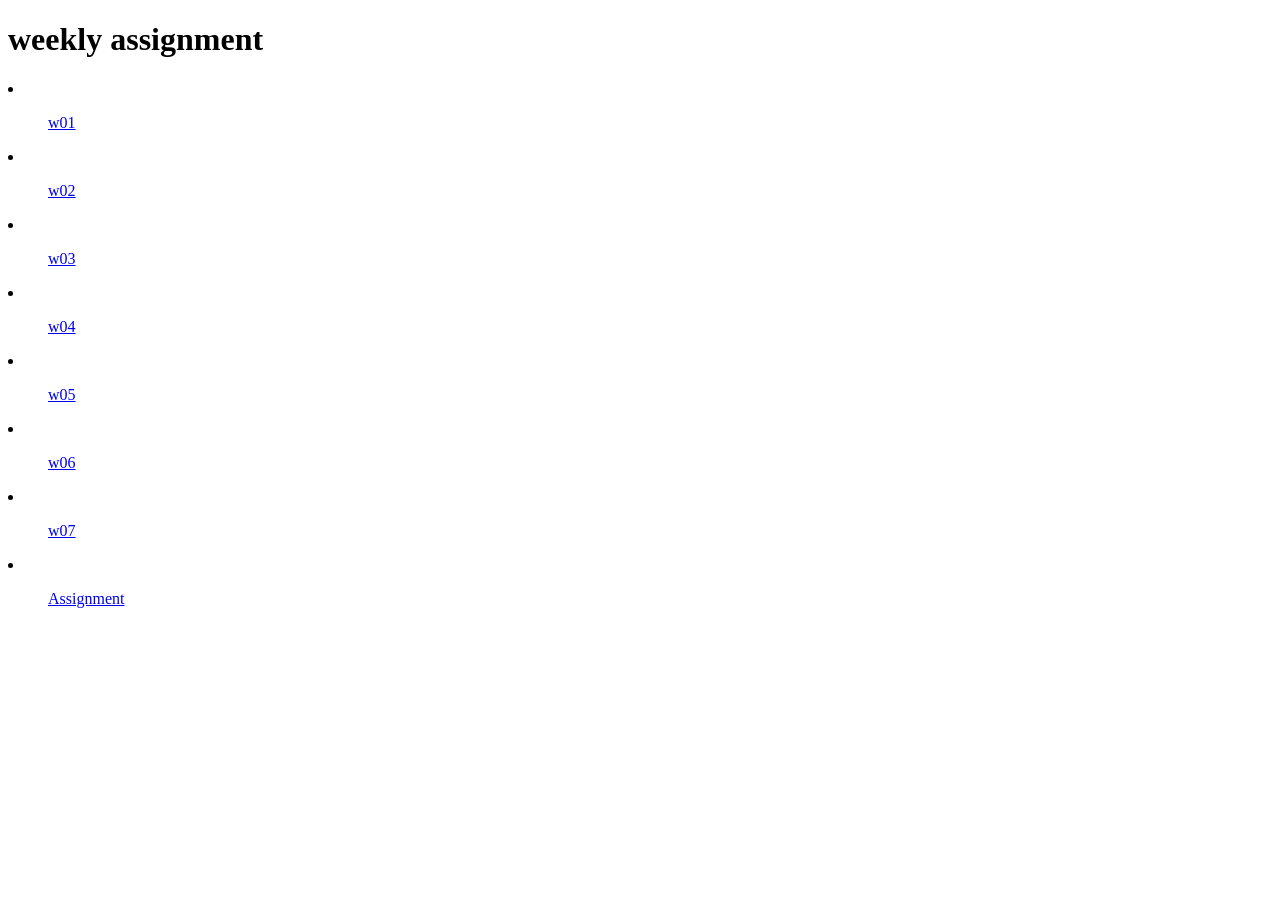
<file: index.htm>
<!DOCTYPE html>
<html lang="en">

<head>
    <meta charset="UTF-8">
    <meta name="viewport" content="width=device-width, initial-scale=1.0">
    <meta http-equiv="X-UA-Compatible" content="ie=edge">
    <title>weekly assignment</title>
</head>

<body>
    <h1>weekly assignment</h1>
    <li>
        <ul>
            <a href="w01/w01.html">w01</a>
        </ul>
    </li>
    <li>
        <ul>
            <a href="w02/w02.html">w02</a>
        </ul>
    </li>
    <li>
        <ul>
            <a href="w03/w03.html">w03</a>
        </ul>
    </li>
    <li>
        <ul>
            <a href="w04/w04.html">w04</a>
        </ul>
    </li>
    <li>
        <ul>
            <a href="w05/w05.html">w05</a>
        </ul>
    </li>
    <li>
        <ul>
            <a href="w06\tictactoe.html">w06</a>
        </ul>
    </li>
    <li>
        <ul>
            <a href="w07\w06-pet\index.html">w07</a>
        </ul>
    </li>
    <li>
        <ul>
            <a href="Assign1\p4\p4.htm">Assignment</a>
        </ul>
    </li>
</body>

</html>
</file>
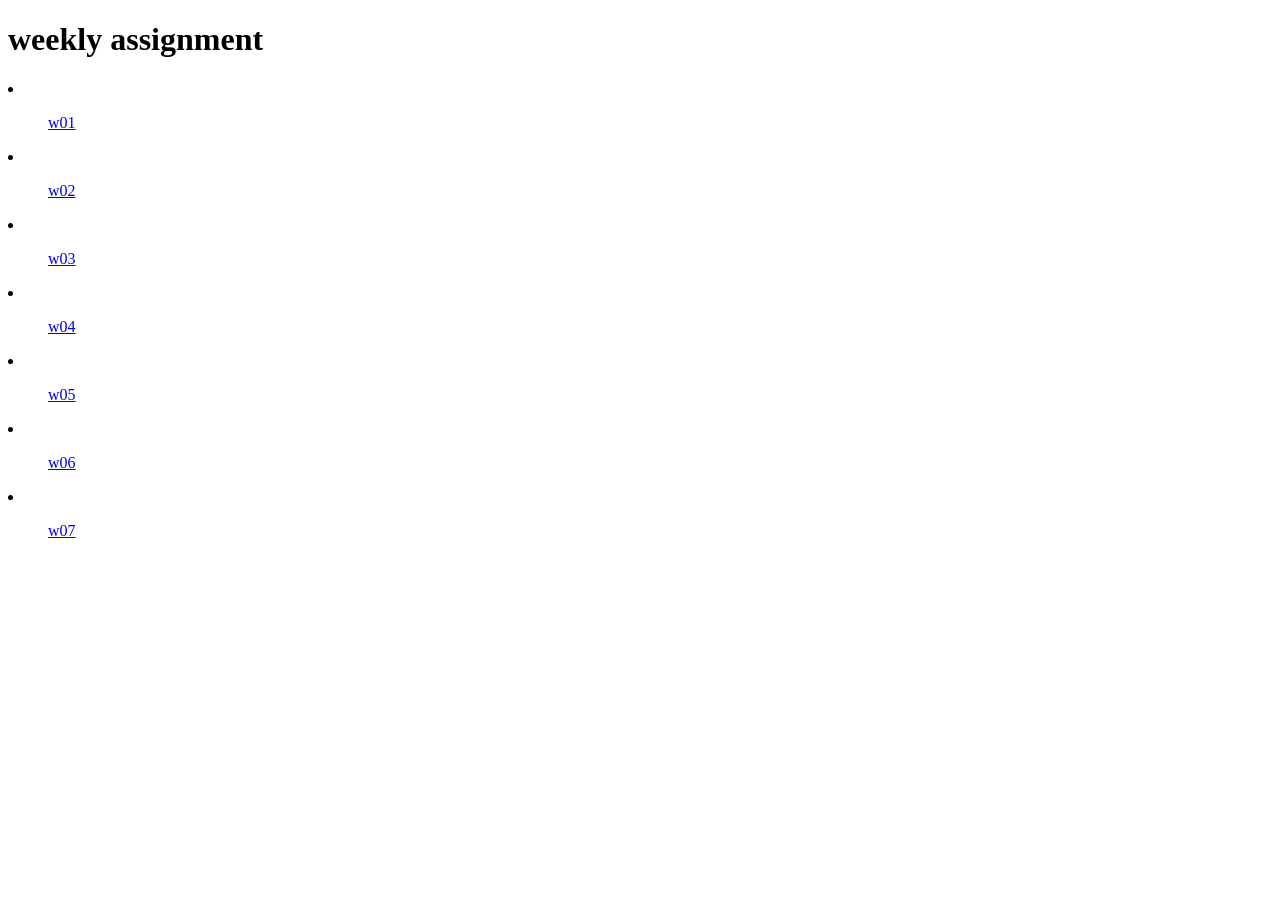
<file: index.html>
<!DOCTYPE html>
<html lang="en">

<head>
    <meta charset="UTF-8">
    <meta name="viewport" content="width=device-width, initial-scale=1.0">
    <meta http-equiv="X-UA-Compatible" content="ie=edge">
    <title>weekly assignment</title>
</head>

<body>
    <h1>weekly assignment</h1>
    <li>
        <ul>
            <a href="w01/w01.htm">w01</a>
        </ul>
    </li>
    <li>
        <ul>
            <a href="w02/w02.htm">w02</a>
        </ul>
    </li>
    <li>
        <ul>
            <a href="w03/w03.htm">w03</a>
        </ul>
    </li>
    <li>
        <ul>
            <a href="w04/w04.htm">w04</a>
        </ul>
    </li>
    <li>
        <ul>
            <a href="w05/w05.htm">w05</a>
        </ul>
    </li>
    <li>
        <ul>
            <a href="w06\tictactoe.htm">w06</a>
        </ul>
    </li>
    <li>
        <ul>
            <a href="w07\w06-pet\index.htm">w07</a>
        </ul>
    </li>
</body>

</html>
</file>
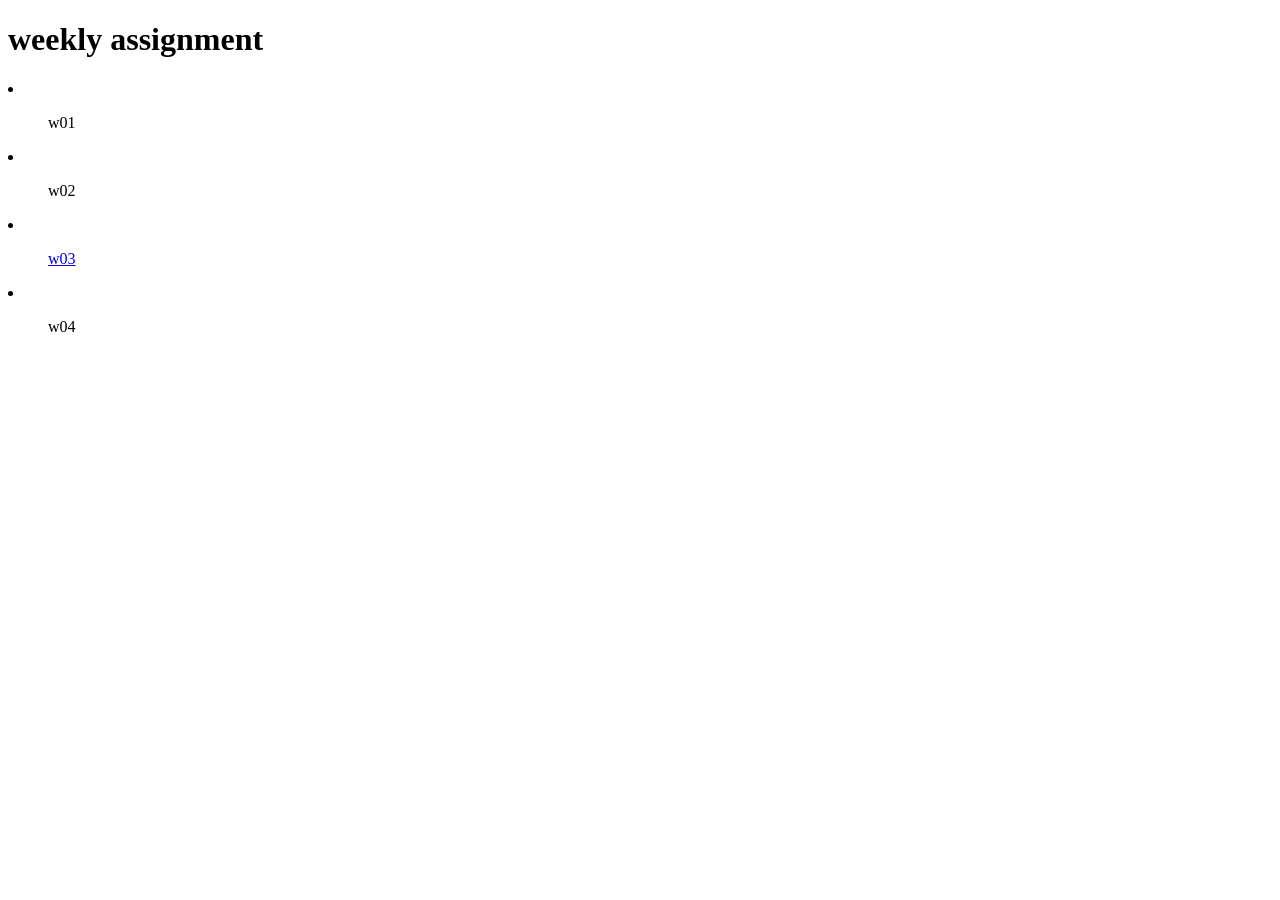
<file: web/index.htm>
<!DOCTYPE html>
<html lang="en">
<head>
    <meta charset="UTF-8">
    <meta name="viewport" content="width=device-width, initial-scale=1.0">
    <meta http-equiv="X-UA-Compatible" content="ie=edge">
    <title>weekly assignment</title>
</head>
<body>
    <h1>weekly assignment</h1>
    <li>
        <ul>
            <a>w01</a>
        </ul>
    </li>
    <li>
        <ul>
            <a>w02</a>
        </ul>
    </li>
    <li>  
        <ul>
            <a href="w03/index.html">w03</a>
        </ul>
    </li>  
    <li>
        <ul>
            <a>w04</a>
        </ul>
    </li>
    </li>
</body>
</html>
</file>
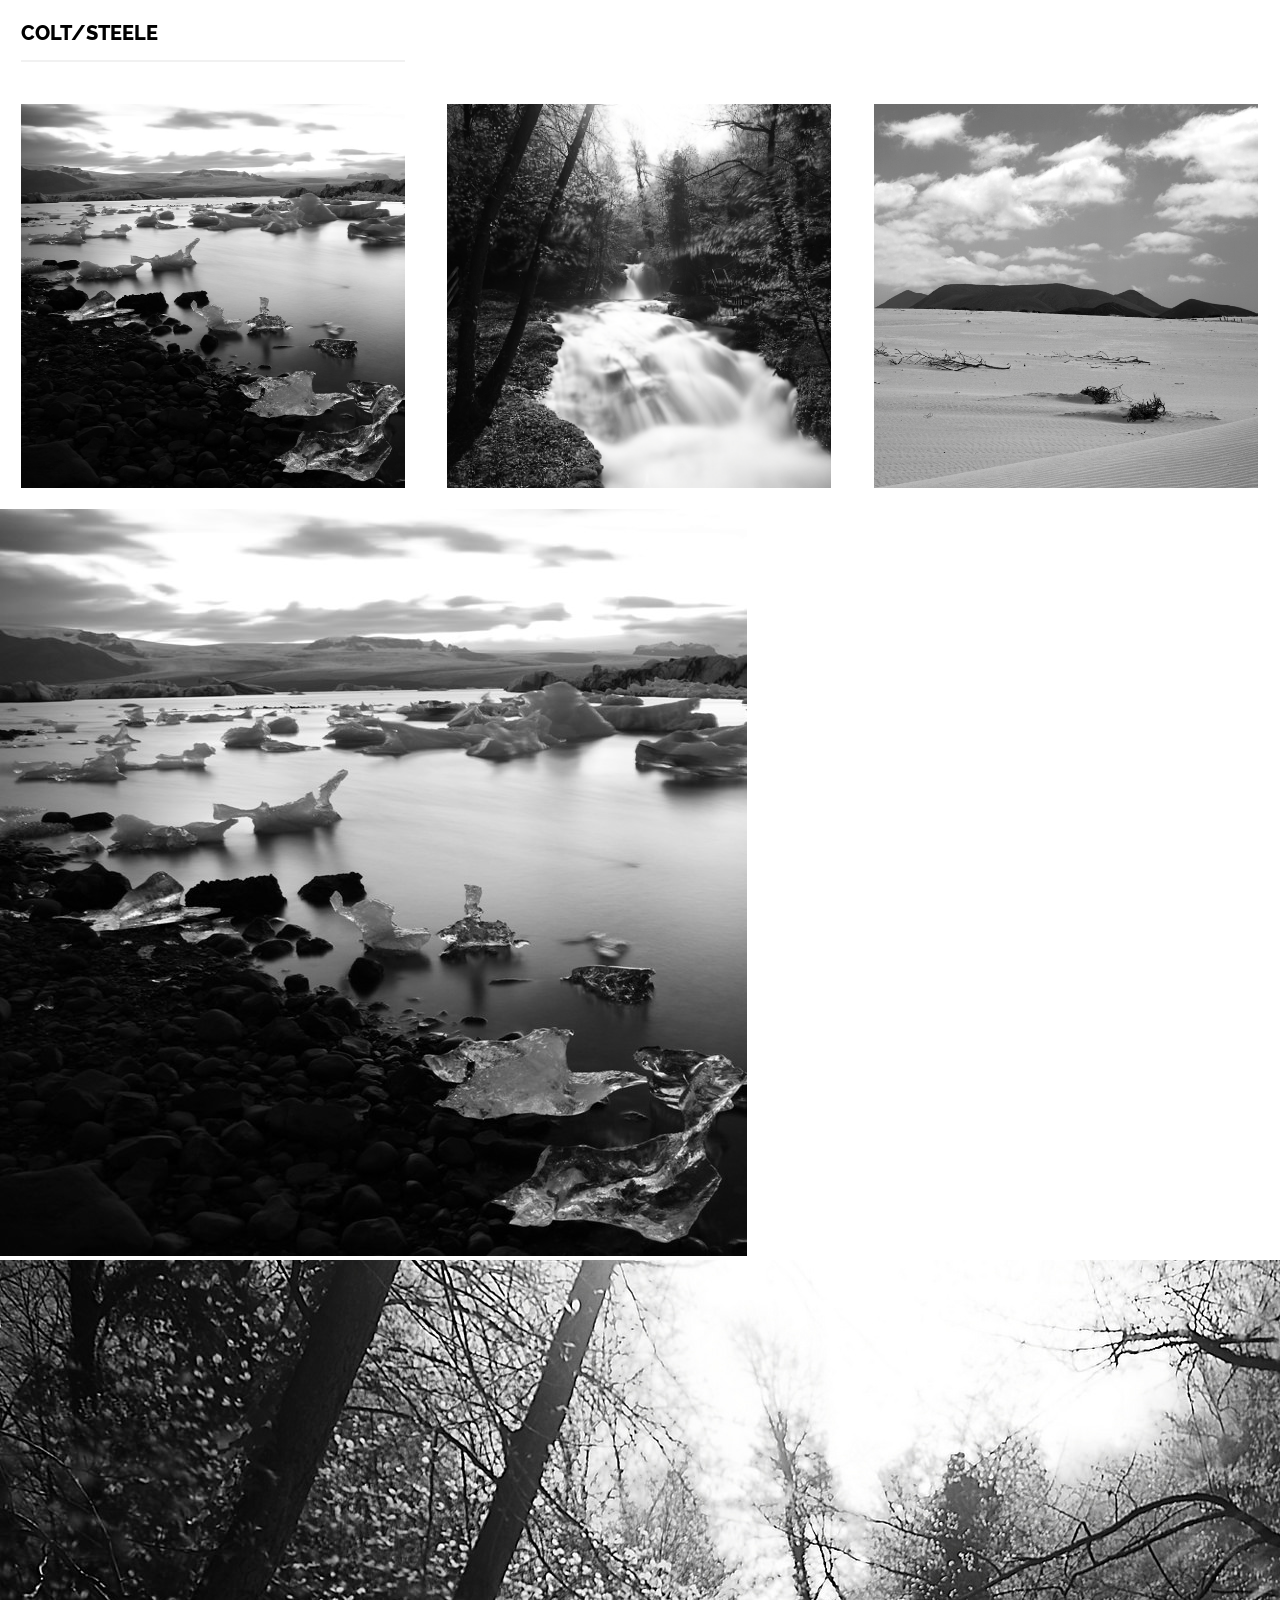
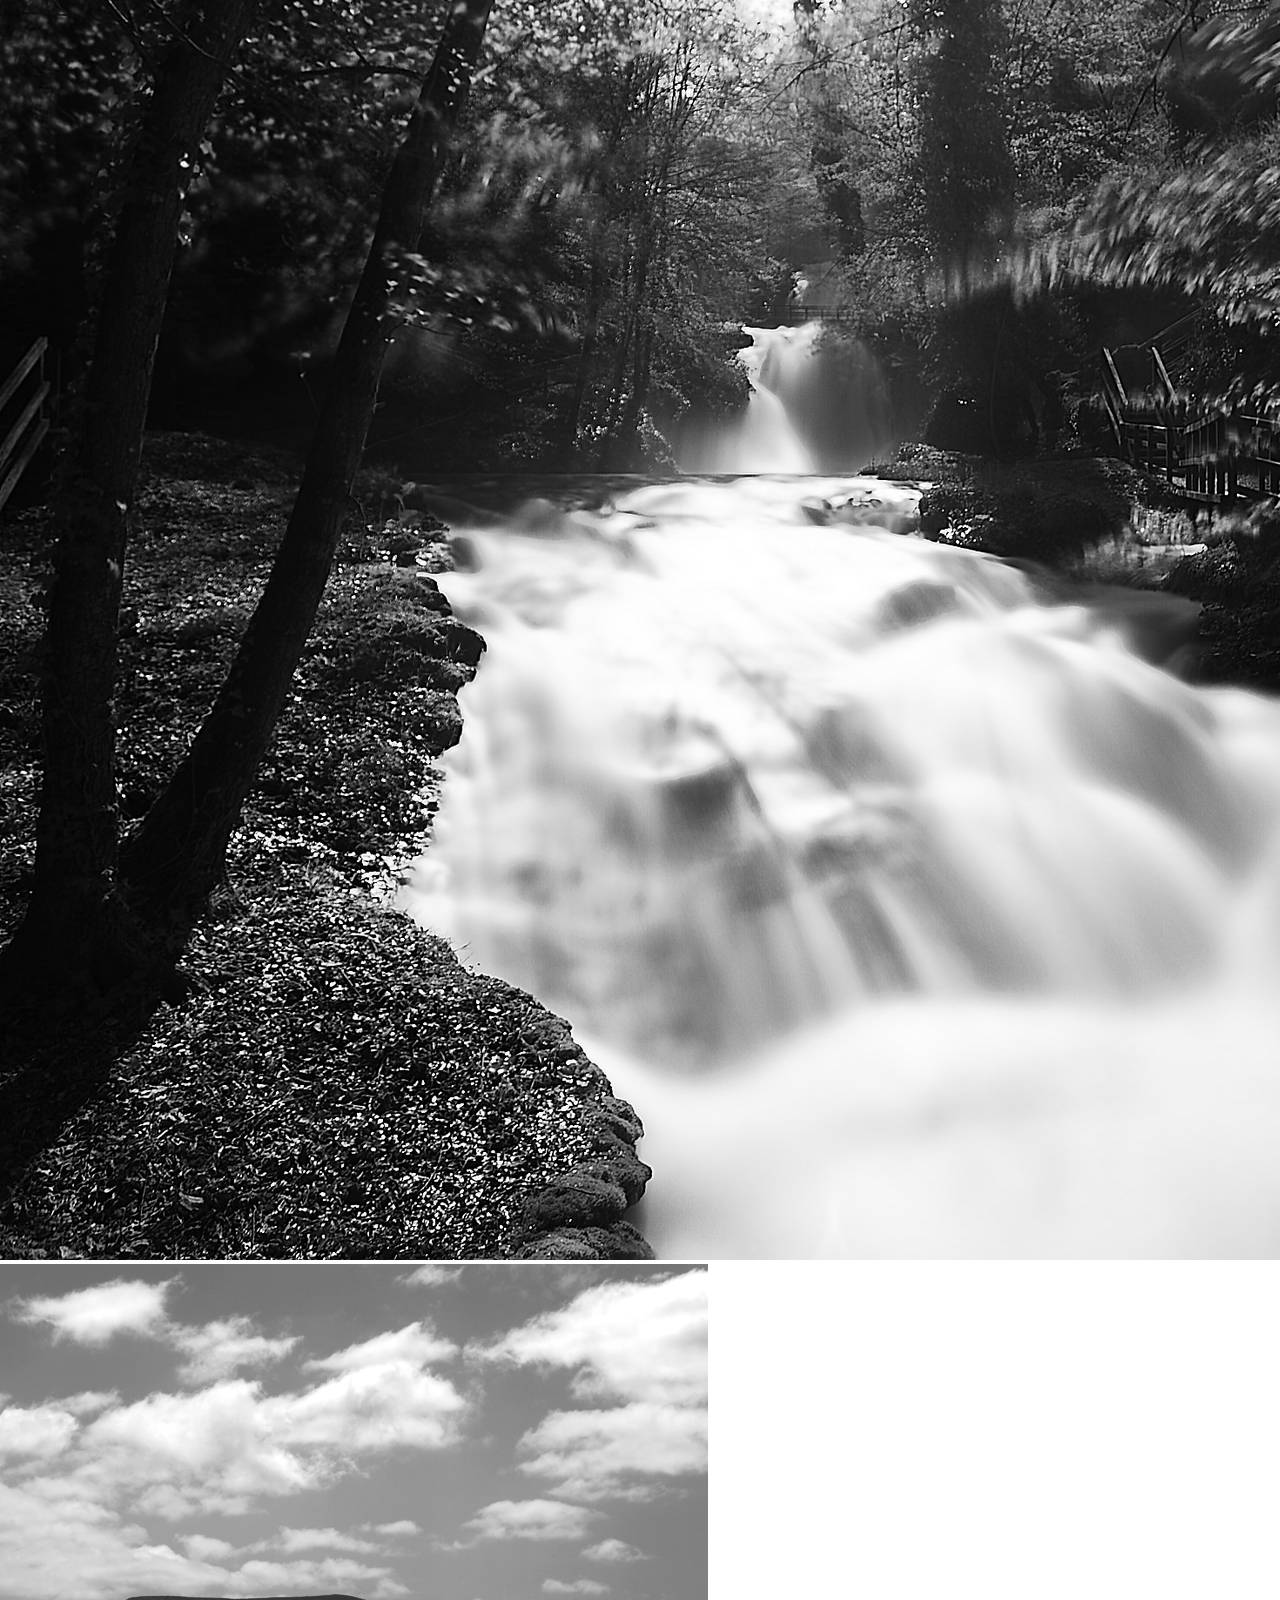
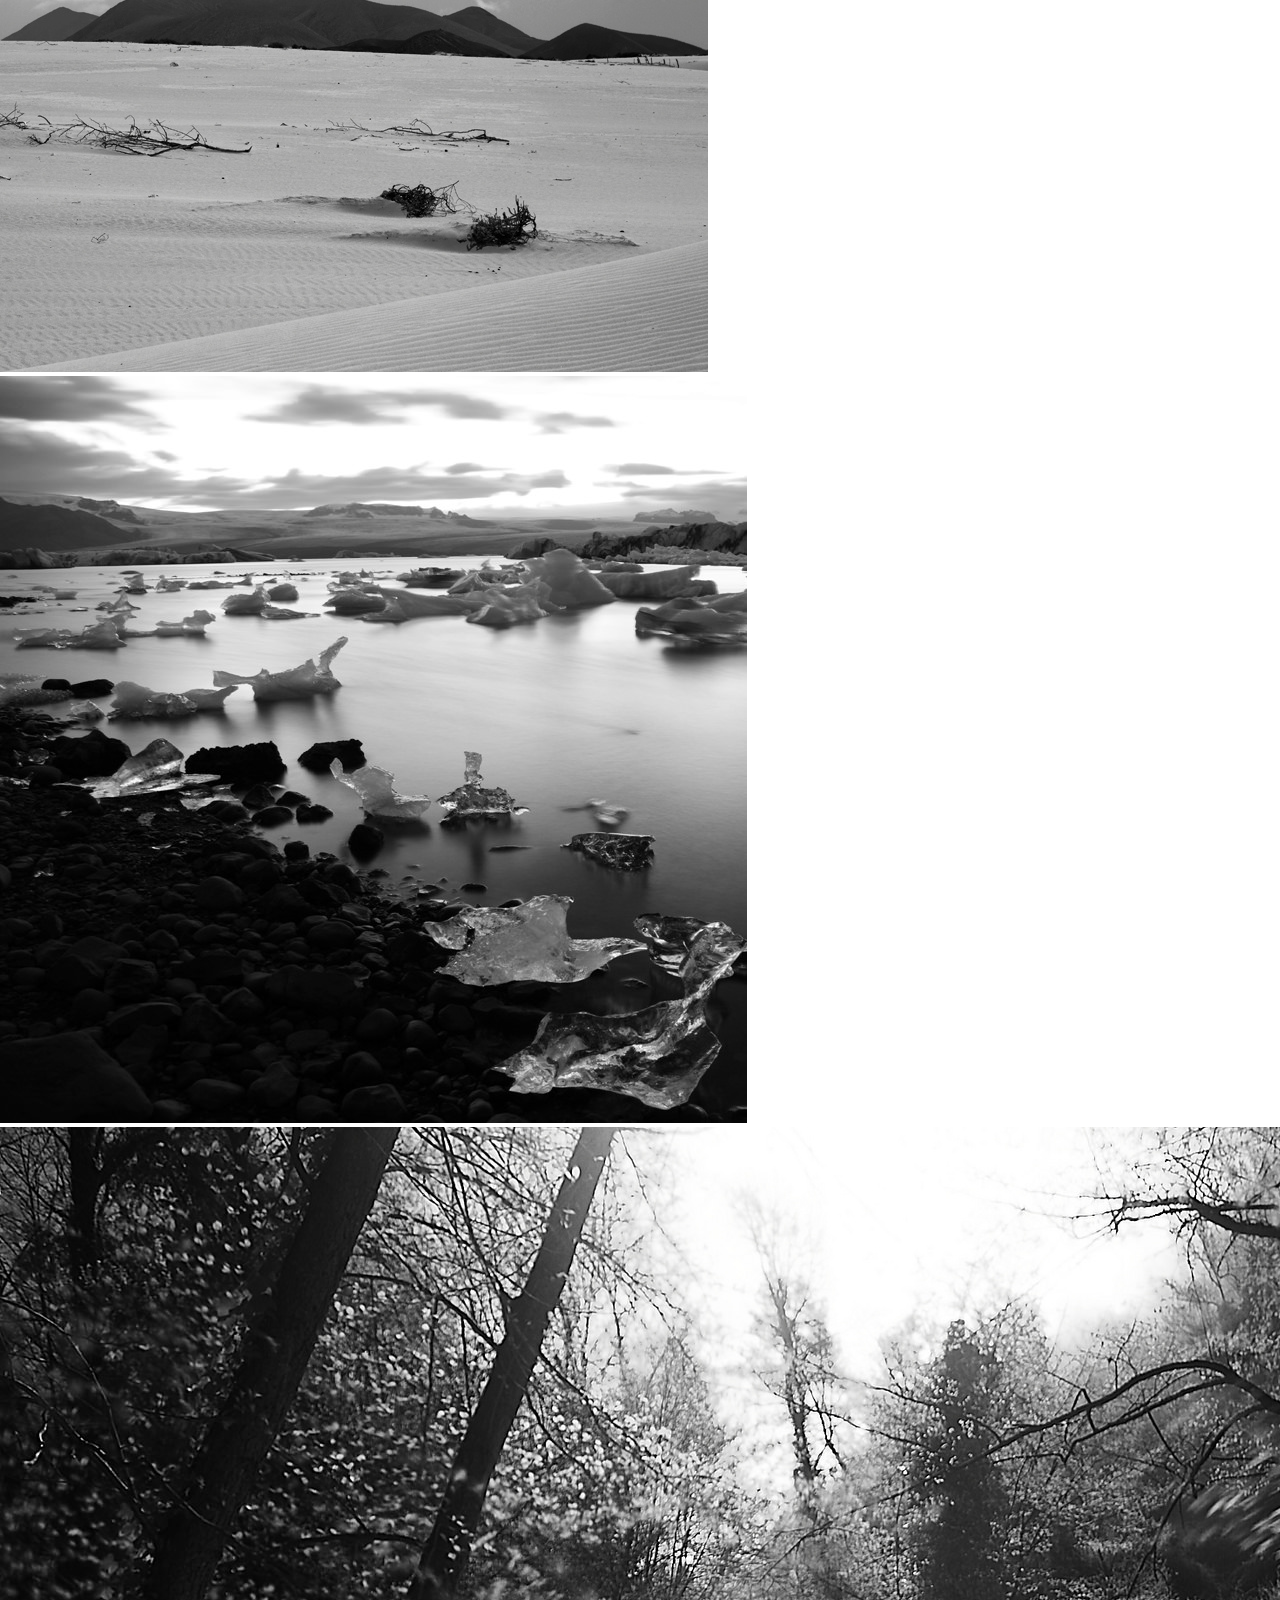
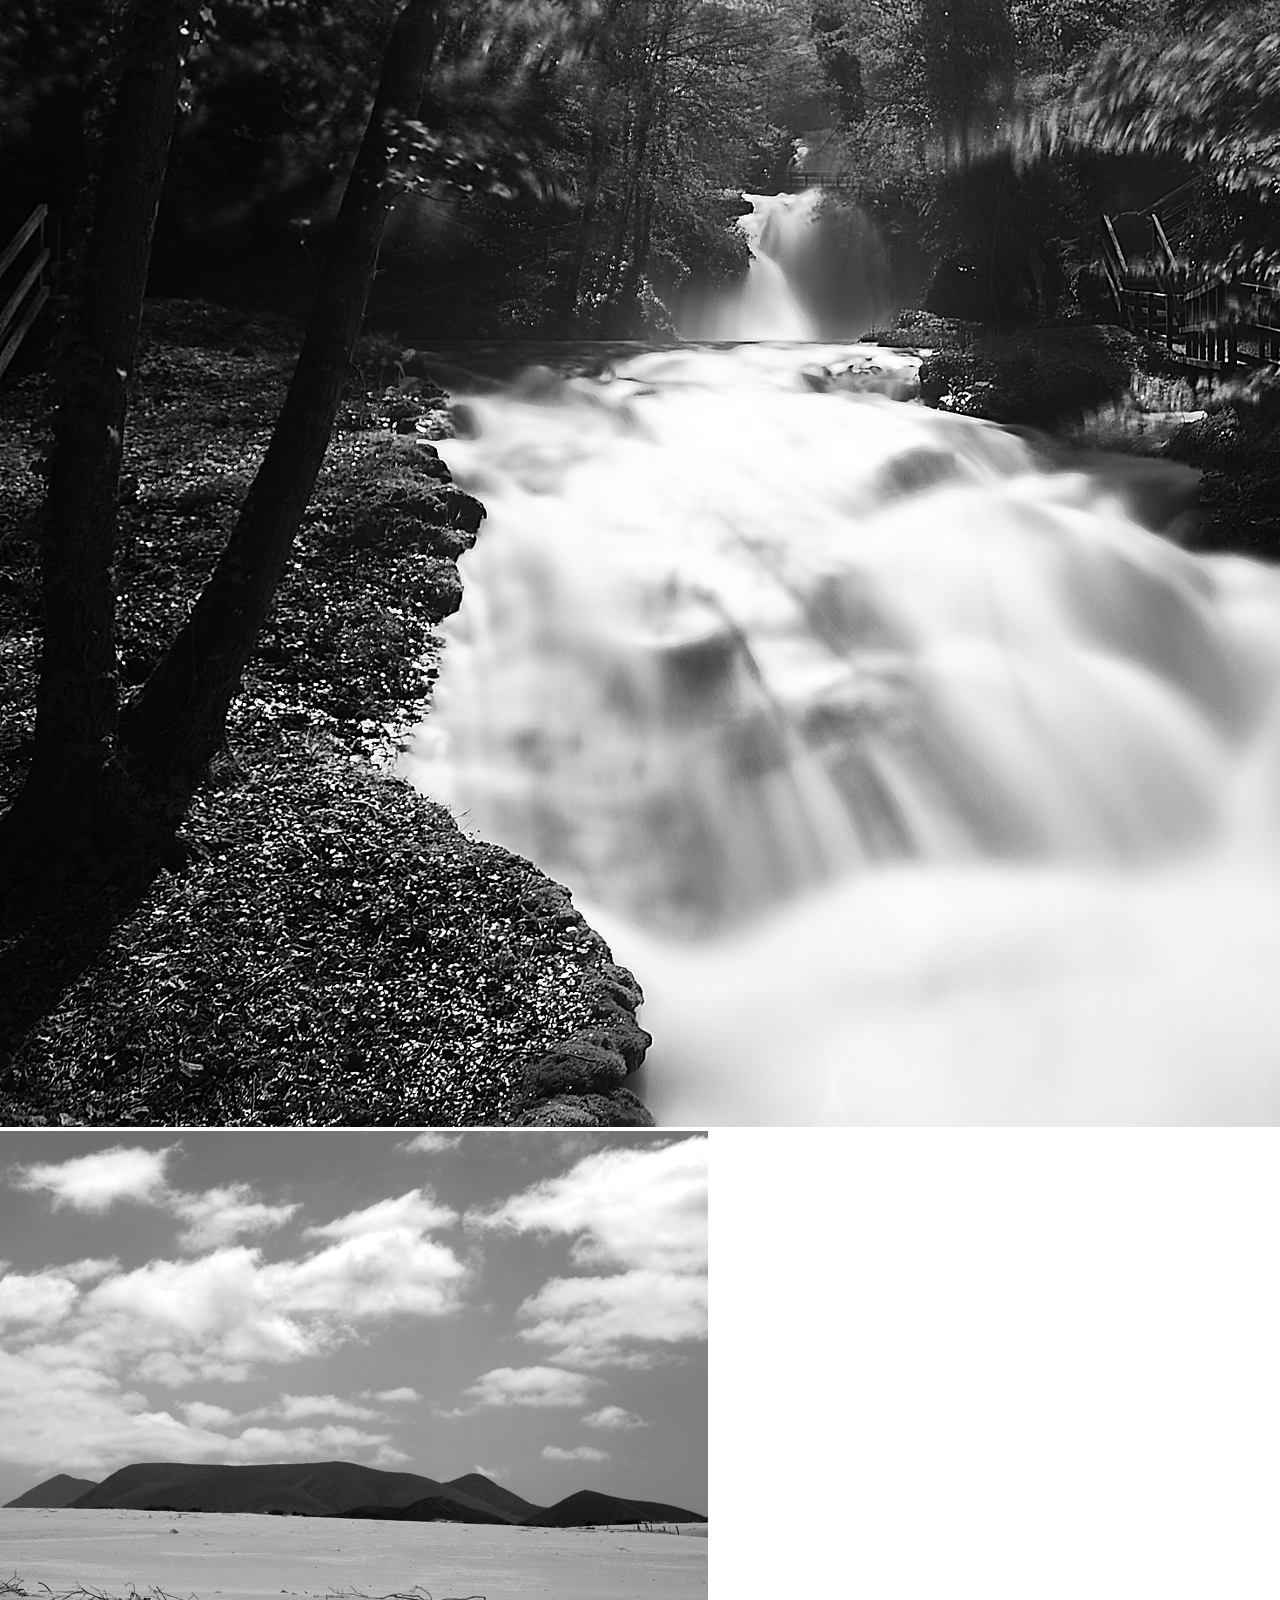
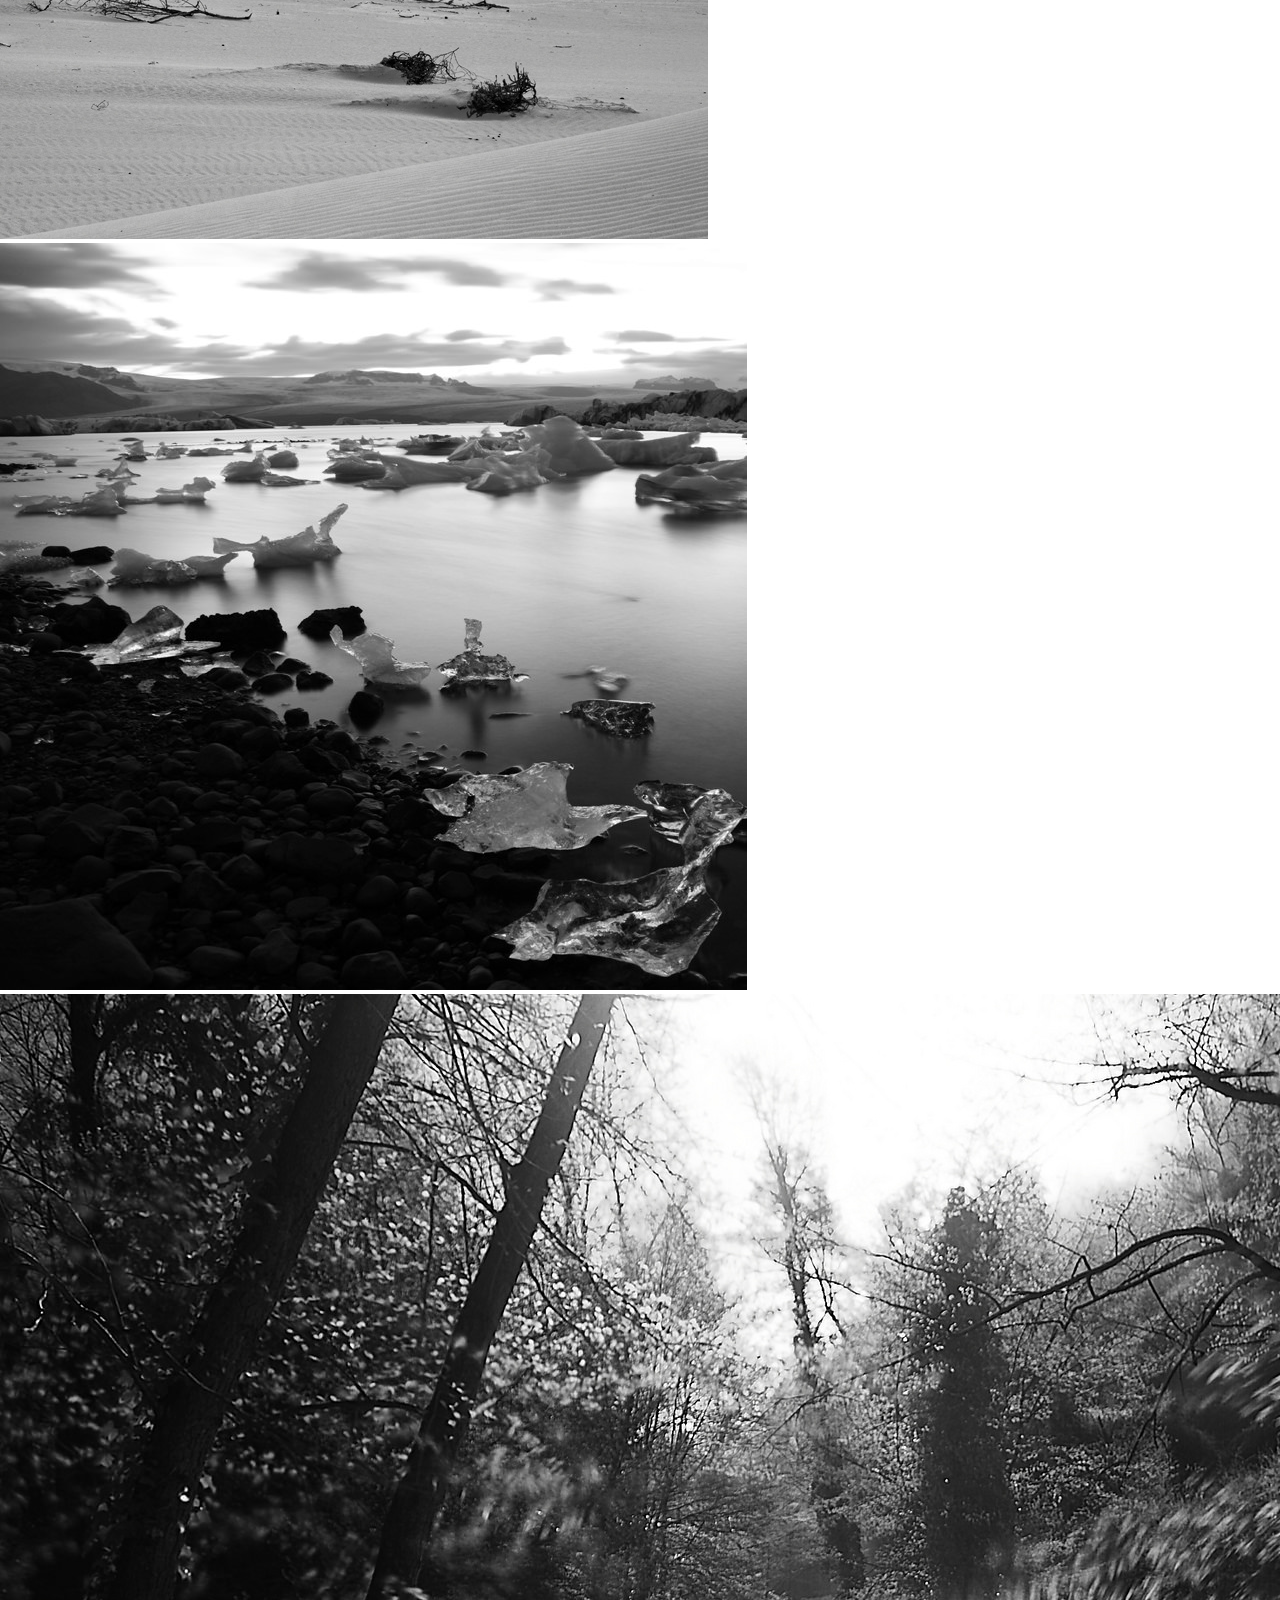
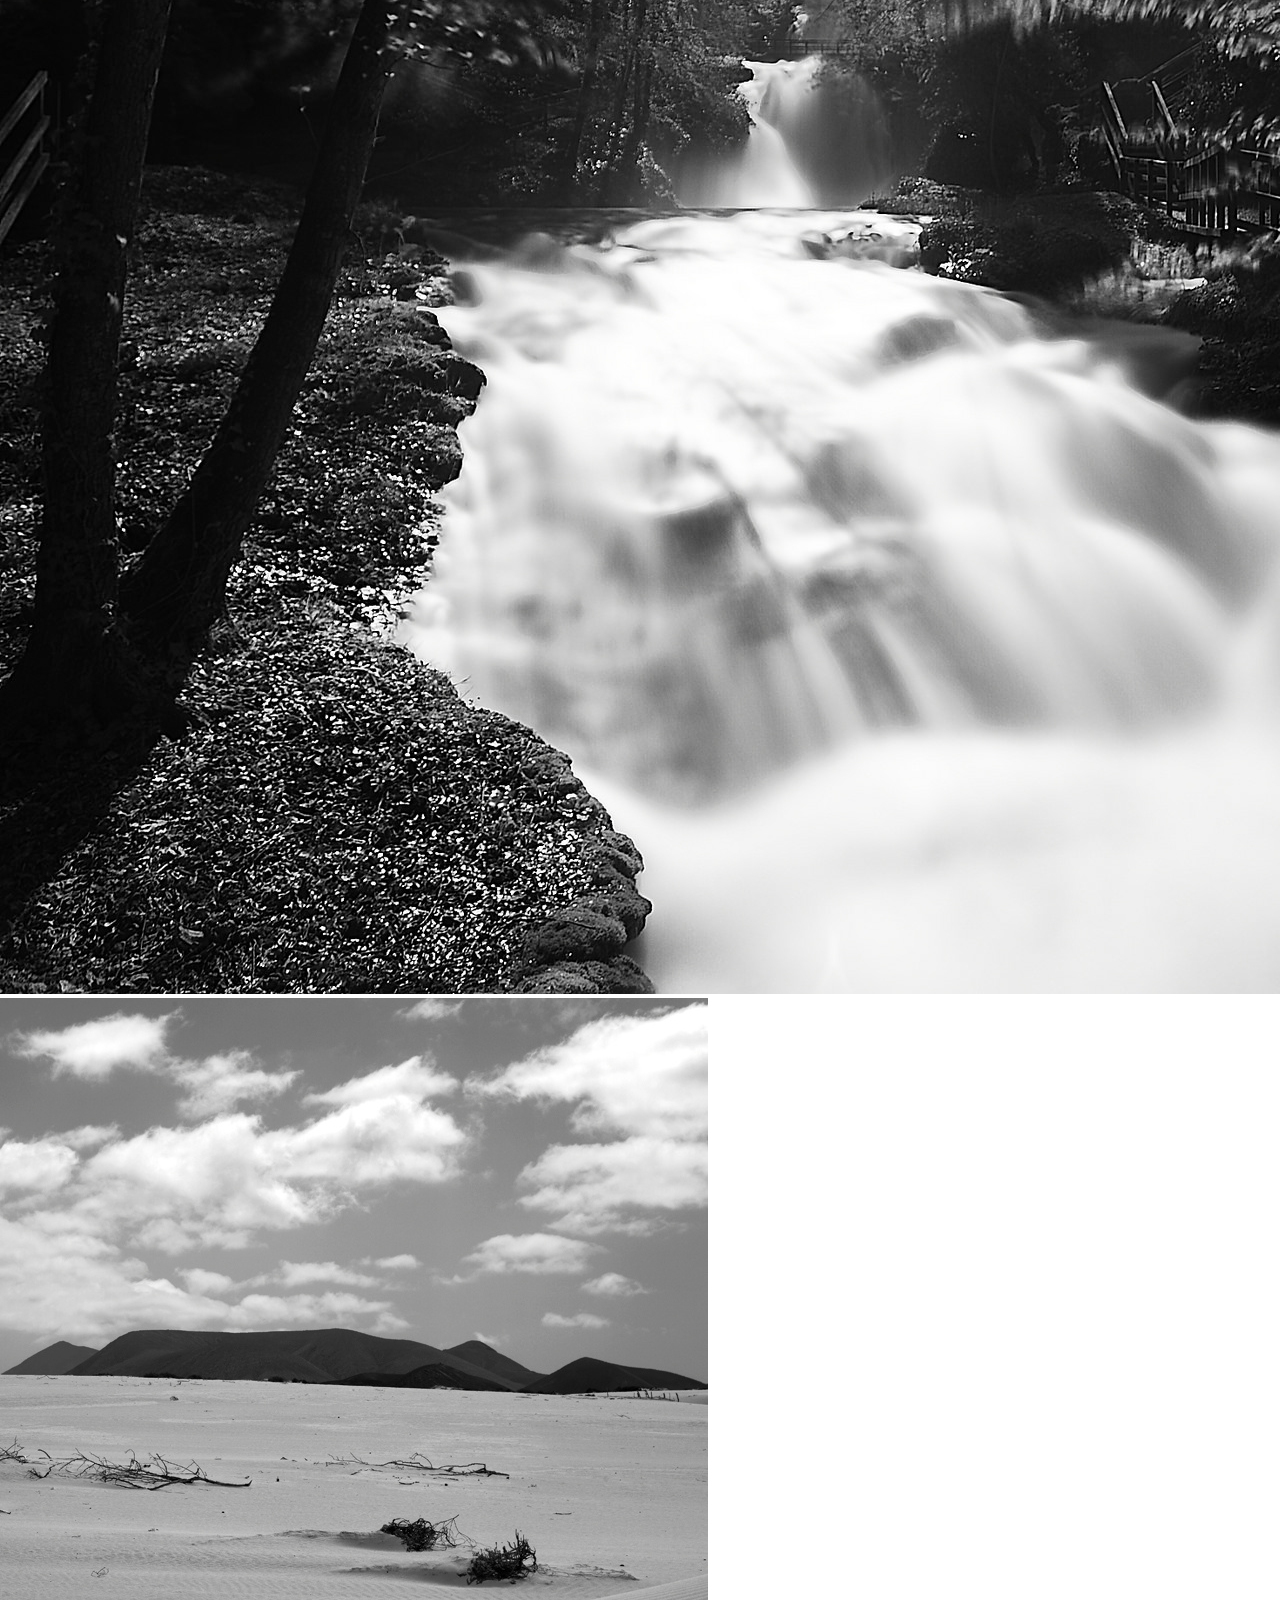
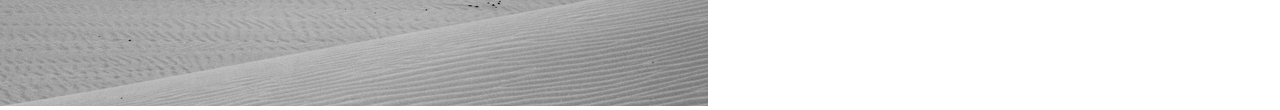
<file: web/w03/index.html>
<!DOCTYPE html>
<html>

<head>
   <title>ImageGallary</title>
   <link rel="stylesheet" type="text/css" href="//fonts.googleapis.com/css?family=Raleway" />
   <link rel="stylesheet" type="text/css" href="css/style.css">
</head>

<body>

   <p>Colt/Steele</p>

   <!-- Massimo Margagnoni -->
   <!--<img src="http://c1.staticflickr.com/9/8450/8026519634_f33f3724ea_b.jpg">
<img src="http://c2.staticflickr.com/8/7218/7209301894_c99d3a33c2_h.jpg">
<img src="http://c2.staticflickr.com/8/7231/6947093326_df216540ff_b.jpg">-->
   <div id="col3">
      <img src="image/img1.jpg">
      <img src="image/img2.jpg">
      <img src="image/img3.jpg">
   </div>
   <!-- Giuseppe Milo -->
   <!--<img src="http://c1.staticflickr.com/9/8788/17367410309_78abb9e5b6_b.jpg">
<img src="http://c2.staticflickr.com/6/5814/20700286354_762c19bd3b_b.jpg">
<img src="http://c2.staticflickr.com/6/5647/21137202535_404bf25729_b.jpg">-->
   <div>
      <img src="image/img1.jpg">
      <img src="image/img2.jpg">
      <img src="image/img3.jpg">
   </div>
   <!-- GörlitzPhotography -->
   <!--<img src="http://c2.staticflickr.com/6/5588/14991687545_5c8e1a2e86_b.jpg">
<img src="http://c2.staticflickr.com/4/3888/14878097108_5997041006_b.jpg">
<img src="http://c2.staticflickr.com/8/7579/15482110477_0b0e9e5421_b.jpg">-->
   <div>
      <img src="image/img1.jpg">
      <img src="image/img2.jpg">
      <img src="image/img3.jpg">
   </div>
   <!-- All Photos Licensed Under Creative Commons 2.0 -->
   <!-- https://creativecommons.org/licenses/by/2.0/legalcode  -->
   <div>
      <img src="image/img1.jpg">
      <img src="image/img2.jpg">
      <img src="image/img3.jpg">
   </div>
</body>

</html>
</file>
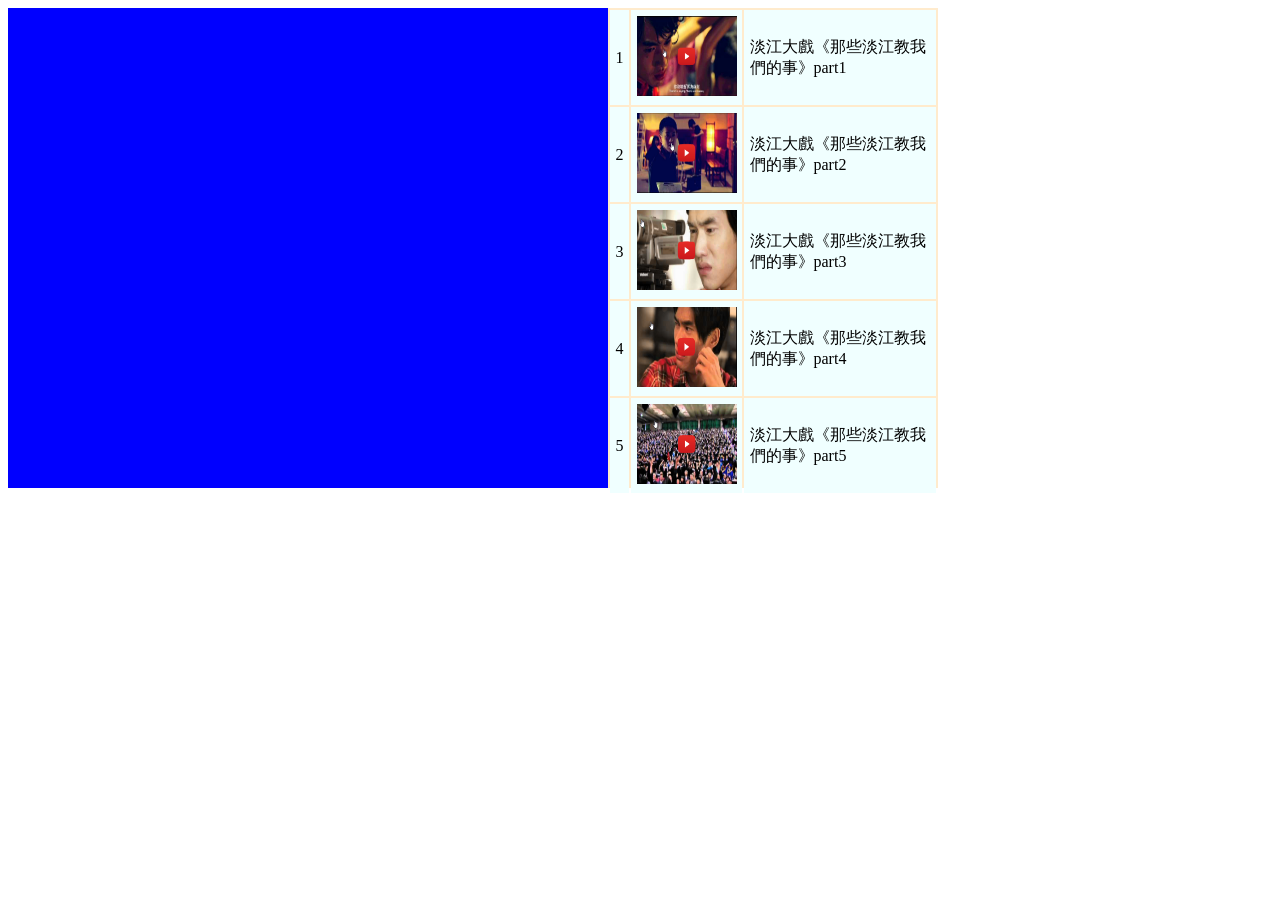
<file: web/w04/index.html>
<!DOCTYPE html>
<html lang="en">

<head>
    <meta charset="UTF-8">
    <meta name="viewport" content="width=device-width, initial-scale=1.0">
    <meta http-equiv="X-UA-Compatible" content="ie=edge">
    <title>TKU60</title>
    <style>
        #container{
            width: 930px;
            height: 480px;
            background-color: blue;
        }
        #player{
            width: 600px;
            height: 100%;
            float: left
        }
        #player2{
            width: 330px;
            height: 100%;
            background-color: blanchedalmond;
            float: right;
        }
        .ing{
            width: 100px;
            height:80px;
        }
        td{
            background-color: azure;
            padding: 5.5px
        }
    </style>
</head>

<body>
    <div id="container" >
        <div id="player">
            <iframe width="600px" height="480px" src="https://www.youtube.com/embed/RechrtUxfQc" frameborder="0" allow="accelerometer; autoplay; encrypted-media; gyroscope; picture-in-picture"
                allowfullscreen></iframe>
        </div>
        <div id="player2">
            <table>
                <tr>
                    <td>
                        1
                    </td>
                    <td>
                        <img class="ing" src="images/TKU1.png">
                    </td>
                    <td>
                        淡江大戲《那些淡江教我們的事》part1  
                    </td>
                </tr>
                <tr>
                    <td>
                        2
                    </td>
                    <td>
                        <img class="ing" src="images/TKU2.png">
                    </td>
                    <td>
                        淡江大戲《那些淡江教我們的事》part2 
                    </td>
                </tr>
                <tr>
                    <td>
                        3
                    </td>
                    <td>
                        <img class="ing" src="images/TKU3.png">
                    </td>
                    <td>
                        淡江大戲《那些淡江教我們的事》part3  
                    </td>
                </tr>
                <tr>
                    <td>
                        4
                    </td>
                    <td>
                        <img class="ing" src="images/TKU4.png">
                    </td>
                    <td>
                        淡江大戲《那些淡江教我們的事》part4  
                    </td>
                </tr>
                <tr>
                    <td>
                        5
                    </td>
                    <td>
                        <img class="ing" src="images/TKU5.png">
                    </td>
                    <td>
                        淡江大戲《那些淡江教我們的事》part5  
                    </td>
                </tr>
            </table>

        </div>
    </div>
</body>

</html>
</file>
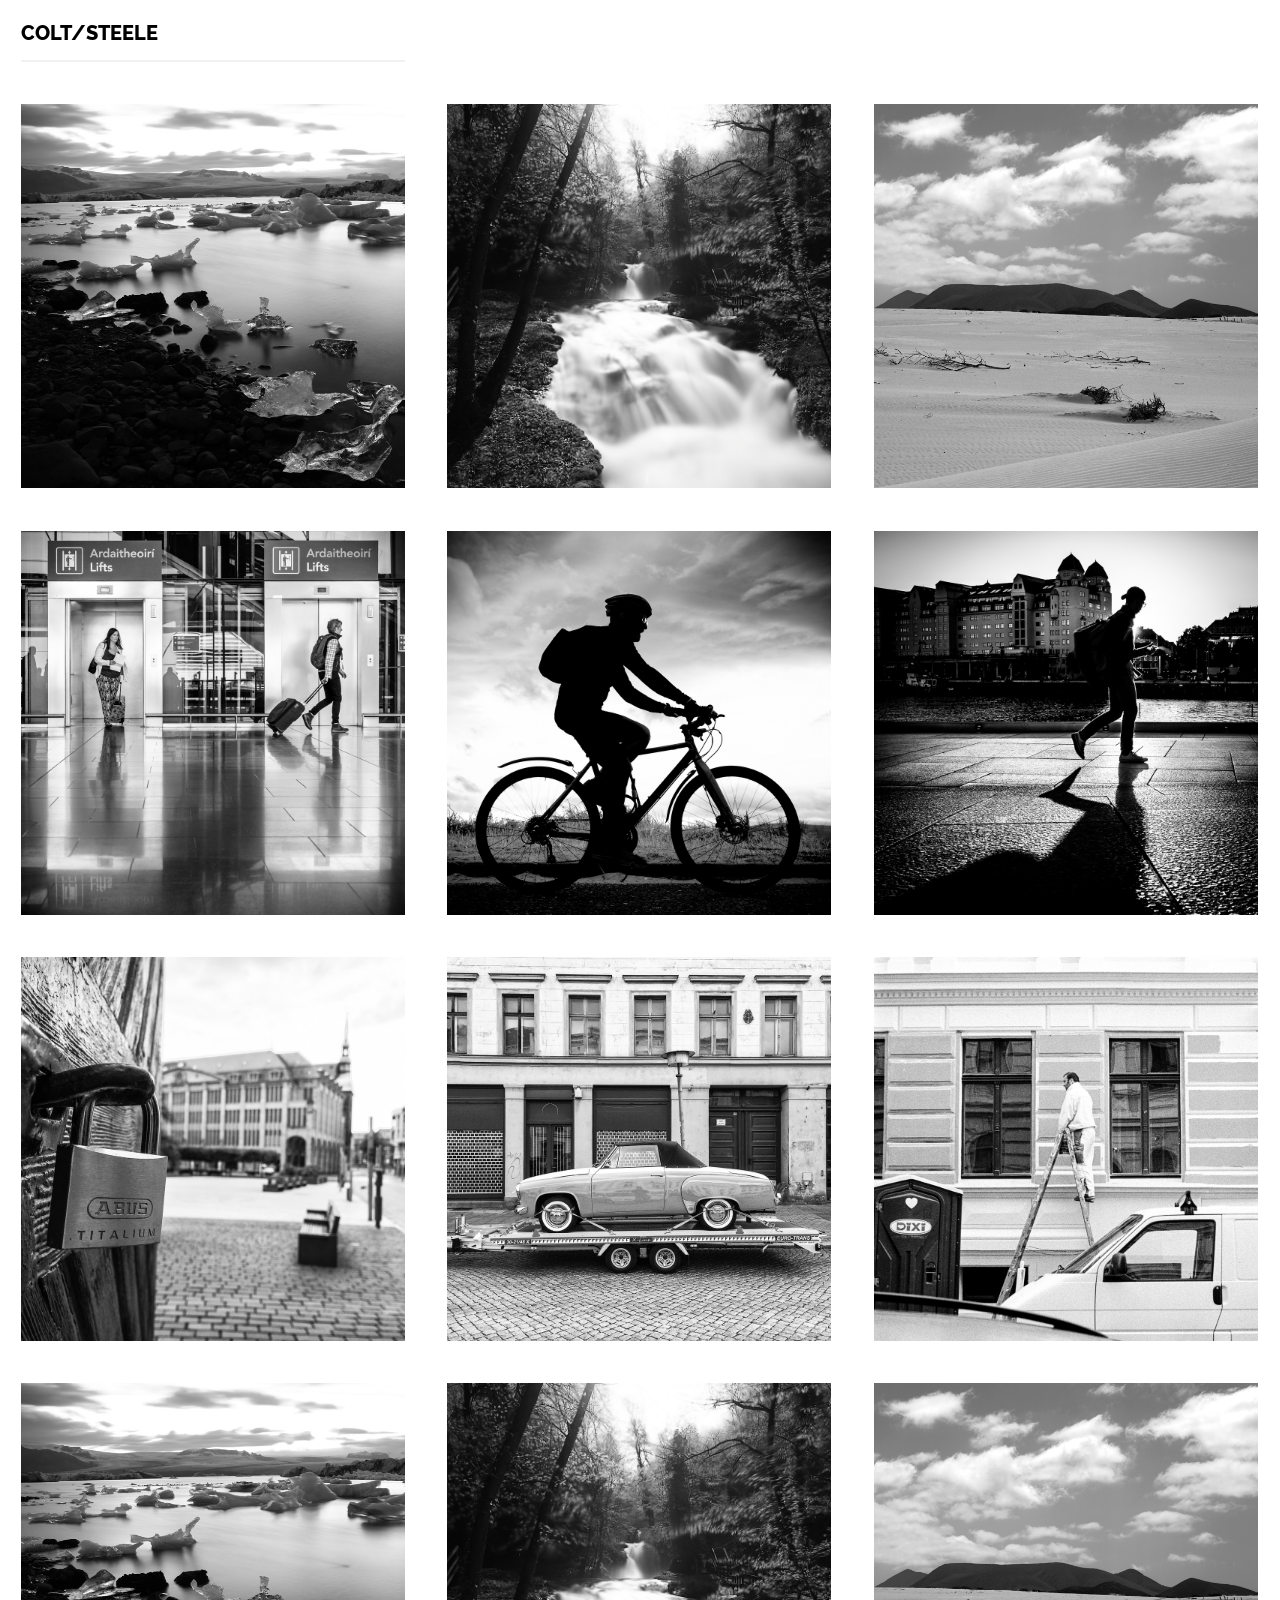
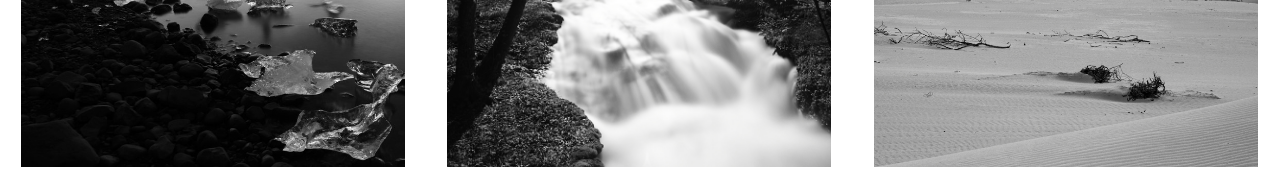
<file: w03/w03.htm>
<!DOCTYPE html>
<html>

<head>
   <title>ImageGallary</title>
   <link rel="stylesheet" type="text/css" href="//fonts.googleapis.com/css?family=Raleway" />
   <link rel="stylesheet" type="text/css" href="css/style.css">
</head>

<body>

   <p>Colt/Steele</p>

   <!-- Massimo Margagnoni -->
   <!--<img src="http://c1.staticflickr.com/9/8450/8026519634_f33f3724ea_b.jpg">
<img src="http://c2.staticflickr.com/8/7218/7209301894_c99d3a33c2_h.jpg">
<img src="http://c2.staticflickr.com/8/7231/6947093326_df216540ff_b.jpg">-->
   <div class="col3">
      <img src="image/img1.jpg">
      <img src="image/img2.jpg">
      <img src="image/img3.jpg">
   </div>
   <!-- Giuseppe Milo -->
   <!--<img src="http://c1.staticflickr.com/9/8788/17367410309_78abb9e5b6_b.jpg">
<img src="http://c2.staticflickr.com/6/5814/20700286354_762c19bd3b_b.jpg">
<img src="http://c2.staticflickr.com/6/5647/21137202535_404bf25729_b.jpg">-->
   <div class="col3">
      <img src="image/img4.jpg">
      <img src="image/img5.jpg">
      <img src="image/img6.jpg">
   </div>
   <!-- GörlitzPhotography -->
   <!--<img src="http://c2.staticflickr.com/6/5588/14991687545_5c8e1a2e86_b.jpg">
<img src="http://c2.staticflickr.com/4/3888/14878097108_5997041006_b.jpg">
<img src="http://c2.staticflickr.com/8/7579/15482110477_0b0e9e5421_b.jpg">-->
   <div class="col3">
      <img src="image/img7.jpg">
      <img src="image/img8.jpg">
      <img src="image/img9.jpg">
   </div class="col3">
   <!-- All Photos Licensed Under Creative Commons 2.0 -->
   <!-- https://creativecommons.org/licenses/by/2.0/legalcode  -->
   <div class="col3">
      <img src="image/img1.jpg">
      <img src="image/img2.jpg">
      <img src="image/img3.jpg">
   </div>
</body>

</html>
</file>
<file: web/w03/css/style.css>
#col3 img{
    width: 30%;
    margin:1.65%;
    float: left;
}
#col4 img{
    width: 21%;
    margin:1.9%;
    float: left;
}

*{
    margin: 0;
    padding: 0;
}

p{
    font-family: Raleway;
    font-size: 20px;
    text-transform: uppercase;
    font-weight: 800;
    margin: 1.65%;
    border-bottom: 2px solid #f1f1f1;
    width:30%;
    padding-bottom: 15px;
}
</file>
<file: w03/css/style.css>
.col3 img{
    width: 30%;
    margin:1.65%;
    float: left;
}
.col4 img{
    width: 21%;
    margin:1.9%;
    float: left;
}

*{
    margin: 0;
    padding: 0;
}

p{
    font-family: Raleway;
    font-size: 20px;
    text-transform: uppercase;
    font-weight: 800;
    margin: 1.65%;
    border-bottom: 2px solid #f1f1f1;
    width:30%;
    padding-bottom: 15px;
}
</file>
